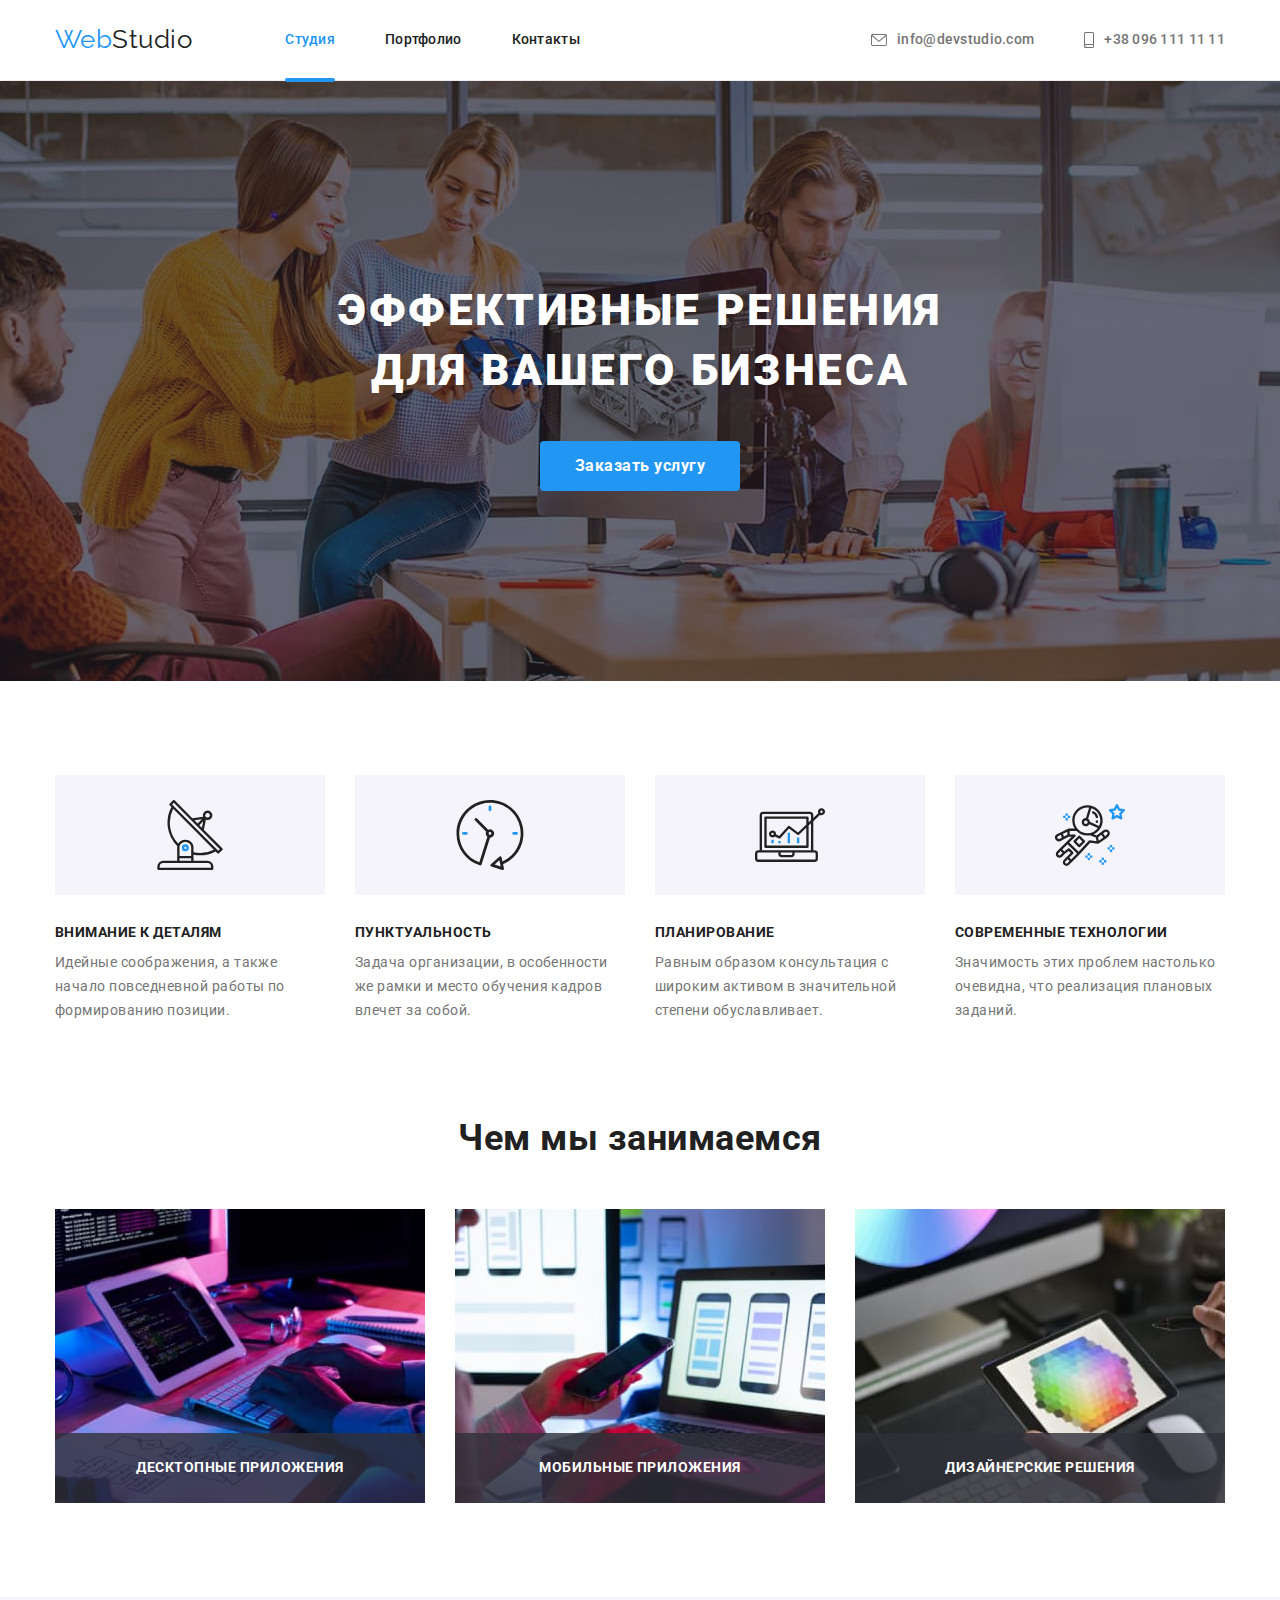
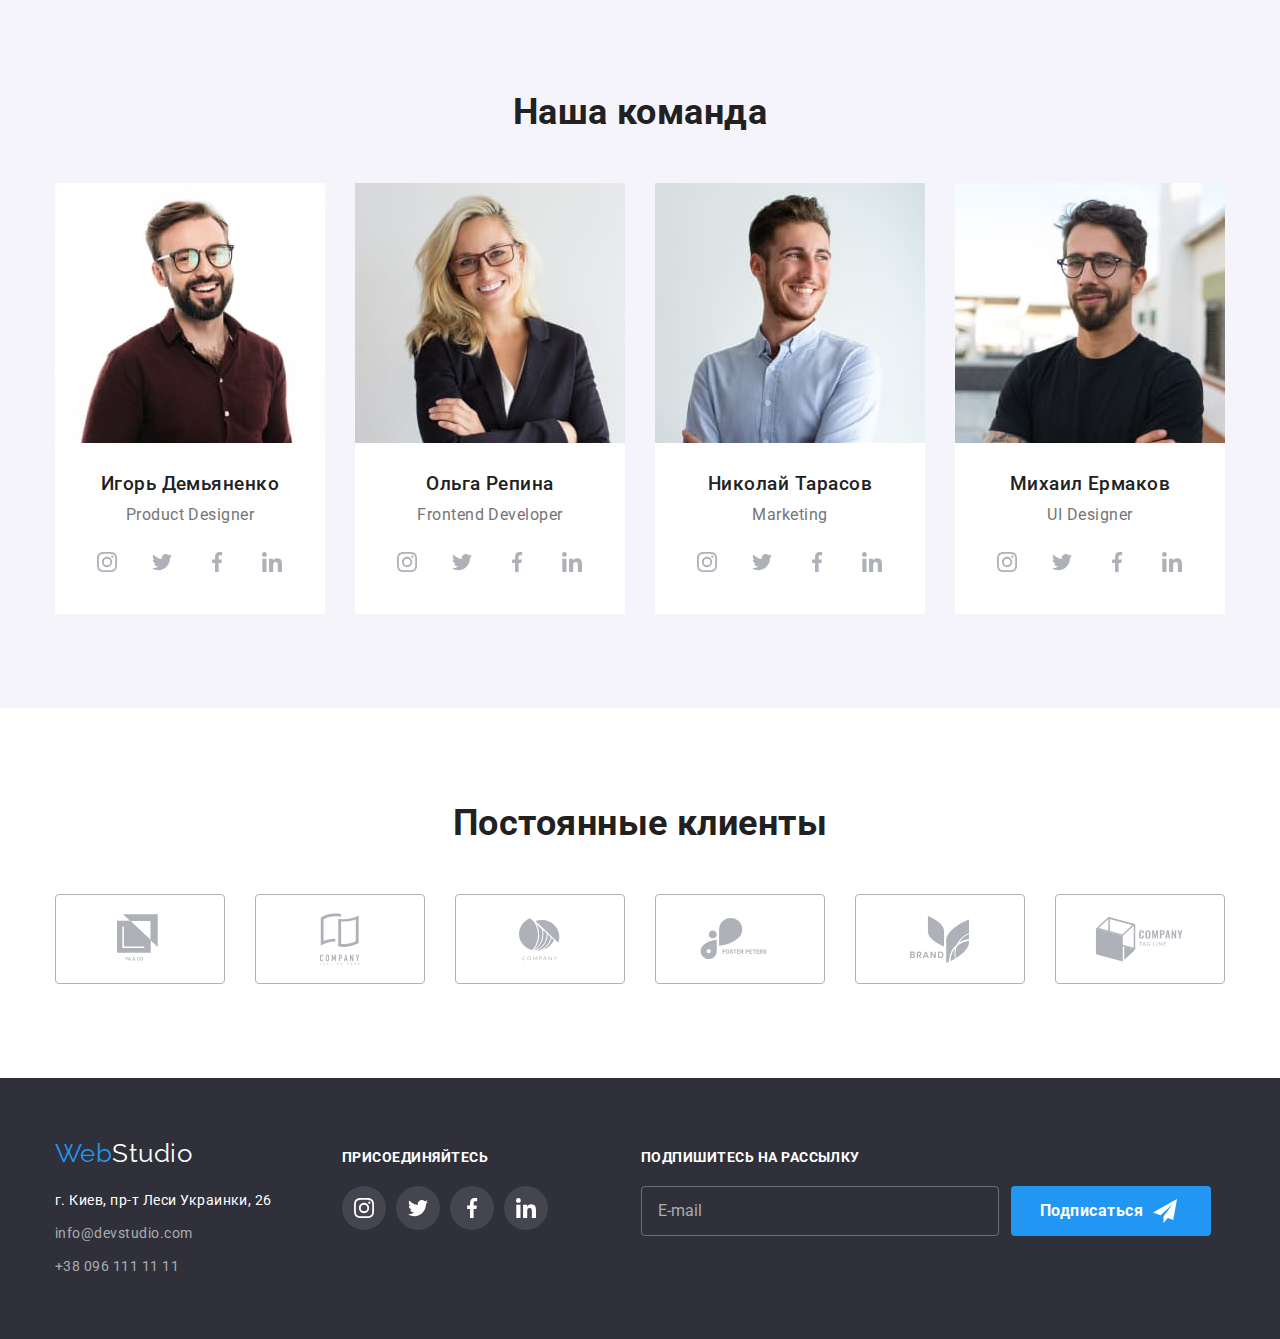
<file: index.html>
<!DOCTYPE html>
<html lang="ru">
<head>
    <meta charset="UTF-8">
    <meta name="viewport" content="width=device-width, initial-scale=1.0">
    <title>WebStudio</title>
    <link rel="preconnect" href="https://fonts.gstatic.com">
    <link href="https://fonts.googleapis.com/css2?family=Raleway:wght@700&family=Roboto:wght@400;500;700;900&display=swap"
        rel="stylesheet">
    <link rel="stylesheet" href="./css/modern-normalize.css">
    <link rel="stylesheet" href="css/styles.css">
</head>
<body>
    <header>
        <div class="container page-header">
            <nav class="nav">
                <a href="./index.html" class="nav-logo"><span class="logo-part">Web</span>Studio</a>
                    <ul class="nav-list">
                        <li class="element-nav"><a href="./index.html" class="nav-items current">Студия</a></li>
                        <li class="element-nav"><a href="./portfolio.html" class="nav-items">Портфолио</a></li>
                        <li class="element-nav"><a href="" class="nav-items">Контакты</a></li>
                    </ul>
            </nav>
                    <ul class="nav-list">
                        <li class="element-nav">
                            <a href="mailto:info@devstudio.com" class="nav-items contacts">
                                <svg class="icon-contacts" width="16" height="12">
                                    <use href="./images/sprite.svg#icon-envelope"></use>
                                </svg>
                                info@devstudio.com
                            </a>
                        </li>
                        <li class="element-nav">
                            <a href="tel:+380961111111" class="nav-items contacts">
                                <svg class="icon-contacts" width="10" height="16">
                                    <use href="./images/sprite.svg#icon-smartphone"></use>
                                </svg>
                                +38 096 111 11 11
                            </a>
                        </li>
                    </ul>
        </div>
    </header>
    <main>
        <section class="hero">
            <div class="page-hero">
                    <h1 class="hero-heading">Эффективные решения для вашего бизнеса</h1>
                    <a href="#" class="btn-button" data-modal-open>Заказать услугу</a>
            </div>
        </section>
        <section class="features">
           <div class="container">
                <h2 class="visually-hidden">Преимущества</h2>
                <ul class="features-list">
                    <li class="features-element">
                        <div class="thumb">
                            <svg width="70" height="70">
                                <use href="./images/sprite.svg#icon-antenna"></use>
                            </svg>
                        </div>
                        <h3 class="features-heading">Внимание к деталям</h3>
                        <p class="features-items">Идейные соображения, а также начало повседневной работы по формированию позиции.</p>
                    </li>
                    <li class="features-element">
                        <div class="thumb">
                            <svg width="70" height="70">
                                <use href="./images/sprite.svg#icon-clock"></use>
                            </svg>
                        </div>
                        <h3 class="features-heading">Пунктуальность</h3>
                        <p class="features-items">Задача организации, в особенности же рамки и место обучения кадров влечет за собой.
                        </p>
                    </li>
                    <li class="features-element">
                        <div class="thumb">
                            <svg width="70" height="70">
                                <use href="./images/sprite.svg#icon-diagram"></use>
                            </svg>
                        </div>
                        <h3 class="features-heading">Планирование</h3>
                        <p class="features-items">Равным образом консультация с широким активом в значительной степени обуславливает.
                        </p>
                    </li>
                    <li class="features-element">
                        <div class="thumb">
                            <svg width="70" height="70">
                                <use href="./images/sprite.svg#icon-astronaut"></use>
                            </svg>
                        </div>
                        <h3 class="features-heading">Современные технологии</h3>
                        <p class="features-items">Значимость этих проблем настолько очевидна, что реализация плановых заданий.</p>
                    </li>
                </ul>
           </div>
        </section>
        <section class="all-section">
            <div class="container">
                <h2 class="works-heading">Чем мы занимаемся</h2>
                <ul class="works-img">
                    <li class="works-item">
                        <div class="works-thumb">
                            <img src="images/main/box1.jpg" alt="рабочий процесс1" width="370" height="294">
                            <div class="works-overlay">
                                <h3 class="works-text">Десктопные приложения</h3>
                            </div>
                        </div>
                    </li>
                    <li class="works-item">
                        <div class="works-thumb">
                            <img src="images/main/box2.jpg" alt="рабочий процесс2" width="370" height="294">
                            <div class="works-overlay">
                                <h3 class="works-text">Мобильные приложения</h3>
                            </div>
                        </div>

                    </li>
                    <li class="works-item">
                        <div class="works-thumb">
                            <img src="images/main/box3.jpg" alt="рабочий процесс3" width="370" height="294">
                            <div class="works-overlay">
                                <h3 class="works-text">Дизайнерские решения</h3>
                            </div>
                        </div>

                    </li>
                </ul>
            </div>
        </section>
        <section class="all-section team">
            <div class="container">
                <h2 class="works-heading">Наша команда</h2>
                <ul class="team-list">
                    <li class="team-element">
                        <img src="images/main/img1.jpg" alt="Игорь Демьяненко" width="270" height="260">
                        <div class="container-team">
                            <h3>Игорь Демьяненко</h3>
                            <p class="team-text">Product Designer</p>
                            <ul class="socials-list">
                                <li class="socials-item">
                                    <a href="#" class="socials-link">
                                            <svg  class="icon-socials">
                                                <use href="./images/sprite.svg#icon-instagram"></use>
                                            </svg>
                                    </a>
                                </li>
                                <li class="socials-item">
                                    <a href="#" class="socials-link">
                                        <svg class="icon-socials">
                                            <use href="./images/sprite.svg#icon-twitter"></use>
                                        </svg>
                                    </a>
                                </li>
                                <li class="socials-item">
                                    <a href="#" class="socials-link">
                                        <svg class="icon-socials">
                                            <use href="./images/sprite.svg#icon-facebook"></use>
                                        </svg>
                                    </a>
                                </li>
                                <li class="socials-item">
                                    <a href="#" class="socials-link">
                                        <svg class="icon-socials">
                                            <use href="./images/sprite.svg#icon-linkedin"></use>
                                        </svg>
                                    </a>
                                </li>
                            </ul>
                        </div>
                    </li>
                    <li class="team-element">
                        <img src="images/main/img2.jpg" alt="Ольга Репина" width="270" height="260">
                        <div class="container-team">
                            <h3>Ольга Репина</h3>
                            <p class="team-text">Frontend Developer</p>
                            <ul class="socials-list">
                                <li class="socials-item">
                                    <a href="#" class="socials-link">
                                            <svg  class="icon-socials">
                                                <use href="./images/sprite.svg#icon-instagram"></use>
                                            </svg>
                                    </a>
                                </li>
                                <li class="socials-item">
                                    <a href="#" class="socials-link">
                                        <svg class="icon-socials">
                                            <use href="./images/sprite.svg#icon-twitter"></use>
                                        </svg>
                                    </a>
                                </li>
                                <li class="socials-item">
                                    <a href="#" class="socials-link">
                                        <svg class="icon-socials">
                                            <use href="./images/sprite.svg#icon-facebook"></use>
                                        </svg>
                                    </a>
                                </li>
                                <li class="socials-item">
                                    <a href="#" class="socials-link">
                                        <svg class="icon-socials">
                                            <use href="./images/sprite.svg#icon-linkedin"></use>
                                        </svg>
                                    </a>
                                </li>
                            </ul>
                        </div>
                    </li>
                    <li class="team-element">
                        <img src="images/main/img3.jpg" alt="Николай Тарасов" width="270" height="260">
                        <div class="container-team">
                            <h3>Николай Тарасов</h3>
                            <p class="team-text">Marketing</p>
                            <ul class="socials-list">
                                <li class="socials-item">
                                    <a href="#" class="socials-link">
                                            <svg  class="icon-socials">
                                                <use href="./images/sprite.svg#icon-instagram"></use>
                                            </svg>
                                    </a>
                                </li>
                                <li class="socials-item">
                                    <a href="#" class="socials-link">
                                        <svg class="icon-socials">
                                            <use href="./images/sprite.svg#icon-twitter"></use>
                                        </svg>
                                    </a>
                                </li>
                                <li class="socials-item">
                                    <a href="#" class="socials-link">
                                        <svg class="icon-socials">
                                            <use href="./images/sprite.svg#icon-facebook"></use>
                                        </svg>
                                    </a>
                                </li>
                                <li class="socials-item">
                                    <a href="#" class="socials-link">
                                        <svg class="icon-socials">
                                            <use href="./images/sprite.svg#icon-linkedin"></use>
                                        </svg>
                                    </a>
                                </li>
                            </ul>
                        </div>
                    </li>
                    <li class="team-element">
                        <img src="images/main/img4.jpg" alt="Михаил Ермаков" width="270" height="260">
                        <div class="container-team">
                            <h3>Михаил Ермаков</h3>
                            <p class="team-text">UI Designer</p>
                            <ul class="socials-list">
                                <li class="socials-item">
                                    <a href="#" class="socials-link">
                                            <svg  class="icon-socials">
                                                <use href="./images/sprite.svg#icon-instagram"></use>
                                            </svg>
                                    </a>
                                </li>
                                <li class="socials-item">
                                    <a href="#" class="socials-link">
                                        <svg class="icon-socials">
                                            <use href="./images/sprite.svg#icon-twitter"></use>
                                        </svg>
                                    </a>
                                </li>
                                <li class="socials-item">
                                    <a href="#" class="socials-link">
                                        <svg class="icon-socials">
                                            <use href="./images/sprite.svg#icon-facebook"></use>
                                        </svg>
                                    </a>
                                </li>
                                <li class="socials-item">
                                    <a href="#" class="socials-link">
                                        <svg class="icon-socials">
                                            <use href="./images/sprite.svg#icon-linkedin"></use>
                                        </svg>
                                    </a>
                                </li>
                            </ul>
                        </div>
                    </li>
                </ul>
            </div>
        </section>
        <section class="all-section">
            <div class="container">
                <h2 class="works-heading">Постоянные клиенты</h2>
                <ul class="clients">
                    <li class="clients-item"> 
                        <a href="#" class="our-clients">
                                <div class="thumb-clients">
                                    <svg class="icon-clients" width="45" height="50">
                                        <use href="./images/sprite.svg#icon-logo-1"></use>
                                    </svg>
                                </div>
                        </a>
                            
                    </li>
                    <li class="clients-item">
                            <a href="#" class="our-clients">
                                <div class="thumb-clients">
                                    <svg class="icon-clients" width="40" height="52">
                                        <use href="./images/sprite.svg#icon-logo-2"></use>
                                    </svg>
                                </div>
                            </a>
                            
                    </li>
                    <li class="clients-item">
                            <a href="#" class="our-clients">
                                <div class="thumb-clients">
                                    <svg class="icon-clients" width="41" height="43">
                                        <use href="./images/sprite.svg#icon-logo-3"></use>
                                    </svg>
                                </div>
                            </a>
                            
                    </li>
                    <li class="clients-item">
                            <a href="#" class="our-clients">
                                <div class="thumb-clients">
                                    <svg class="icon-clients" width="80" height="42">
                                        <use href="./images/sprite.svg#icon-logo-4"></use>
                                    </svg>
                                </div>
                            </a>
                            
                    </li>
                    <li class="clients-item">
                            <a href="#" class="our-clients">
                                <div class="thumb-clients">
                                    <svg class="icon-clients" width="59" height="47">
                                        <use href="./images/sprite.svg#icon-logo-5"></use>
                                    </svg>
                                </div>
                            </a>
                            
                    </li>
                    <li class="clients-item">
                            <a href="#" class="our-clients">
                                <div class="thumb-clients">
                                    <svg class="icon-clients" width="89" height="45">
                                        <use href="./images/sprite.svg#icon-logo-6"></use>
                                    </svg>
                                </div>
                            </a>                            
                    </li>
                </ul>
            </div>
        </section>
    </main>
    <footer class="footer">
            <div class="container all-footer">
                <div class="main-address">
                    <a href="" class="footer-logo"><span class="logo-part">Web</span>Studio</a>
                    <address class="footer-address">
                        <p class="footer-item">г. Киев, пр-т Леси Украинки, 26</p>
                        <ul>
                            <li class="footer-item">
                                <a href="mailto:info@devstudio.com" class="footer-contacts">info@devstudio.com</a>
                            </li>
                            <li class="footer-item">
                                <a href="tel:+380961111111" class="footer-contacts">+38 096 111 11 11</a>
                            </li>
                        </ul>
                    </address>
                </div>
                <div class="add-socials">
                    <h3 class="add-text">присоединяйтесь</h3>
                    <ul class="socials-list">
                        <li class="socials-item">
                            <a href="#" class="add-socials-link">
                                <svg class="icon-socials">
                                    <use href="./images/sprite.svg#icon-instagram"></use>
                                </svg>
                            </a>
                    </li>
                        <li class="socials-item">
                            <a href="#" class="add-socials-link">
                                <svg class="icon-socials">
                                    <use href="./images/sprite.svg#icon-twitter"></use>
                                </svg>
                            </a>
                        </li>
                        <li class="socials-item">
                            <a href="#" class="add-socials-link">
                                <svg class="icon-socials">
                                    <use href="./images/sprite.svg#icon-facebook"></use>
                                </svg>
                            </a>
                        </li>
                        <li class="socials-item">
                            <a href="#" class="add-socials-link">
                                <svg class="icon-socials">
                                    <use href="./images/sprite.svg#icon-linkedin"></use>
                                </svg>
                            </a>
                        </li>
                    </ul>
                </div>
                <div role="group" class="group">
                    <form class="form-subscribe">
                        <div class="form-field">
                            <label for="subscribe" class="add-text">Подпишитесь на рассылку</label>
                            <input type="text" class="form-input" name="subscribe" id="subscribe" placeholder="E-mail">
                        </div>
                        <button type="submit" class="btn-subscribe">Подписаться
                            <svg class="icon-subscribe" width="24" height="24">
                                <use href="./images/icons.svg#icon-send"></use>
                            </svg>
                        </button>
                    </form>
                </div>
            </div>           
    </footer>
    <div class="backdrop is-hidden" data-modal>
        <div class="modal">
            <form class="form-modal">
                <h3 class="form-heading">Оставьте свои данные, мы вам перезвоним</h3>
                <div class="form-group">
                    <label for="username" class="form-modal contacts">Имя</label>
                        <div class="modal-icon">
                            <input type="text" class="modal-input" name="username" id="username" placeholder=" ">
                            <svg class="form-icon" width="12" height="12">
                                <use href="./images/icons.svg#icon-person"></use>
                            </svg>
                        </div>                   
                </div>

                <div class="form-group">
                    <label for="tel" class="form-modal contacts">Телефон</label>
                    <div class="modal-icon">
                        <input type="tel" class="modal-input" name="tel" id="tel" placeholder=" ">
                        <svg class="form-icon" width="13" height="13">
                            <use href="./images/icons.svg#icon-phone"></use>
                        </svg>
                    </div>
                </div>
                
                <div class="form-group">
                    <label for="email" class="form-modal contacts">Почта</label>
                    <div class="modal-icon">
                        <input type="email" class="modal-input" name="email" id="email" placeholder=" ">
                        <svg class="form-icon" width="15" height="12">
                            <use href="./images/icons.svg#icon-email"></use>
                        </svg>
                    </div>
                </div>
                
                <div class="form-group commentary">
                    <label for="comment" class="form-modal contacts">Комментарий</label>
                        <textarea name="comment" class="modal-input-textarea" rows="6" id="comment" placeholder="Введите текст"></textarea>
                </div>
                
                <label class="checkbox-field">
                    <input type="checkbox" class="checkbox" name="checkbox" value="agree">
                    <svg class="check-icon" width="16" height="15">
                        <use href="./images/icons.svg#icon-check"></use>
                    </svg>
                    <span class="checkbox-agree">Соглашаюсь с рассылкой и принимаю <a href="#" class="checkbox-terms">Условия договора</a></span>  
                </label>
                <button type="submit" class="btn-modal">Отправить
                </button>
            </form>
            <button class="modal-close" data-modal-close>
                <svg width="11" height="11">
                    <use href="./images/sprite.svg#modal-close"></use>
                </svg>
            </button>
        </div>
    </div>
    <script src="./js/modal.js"></script>
</body>
</html>
</file>
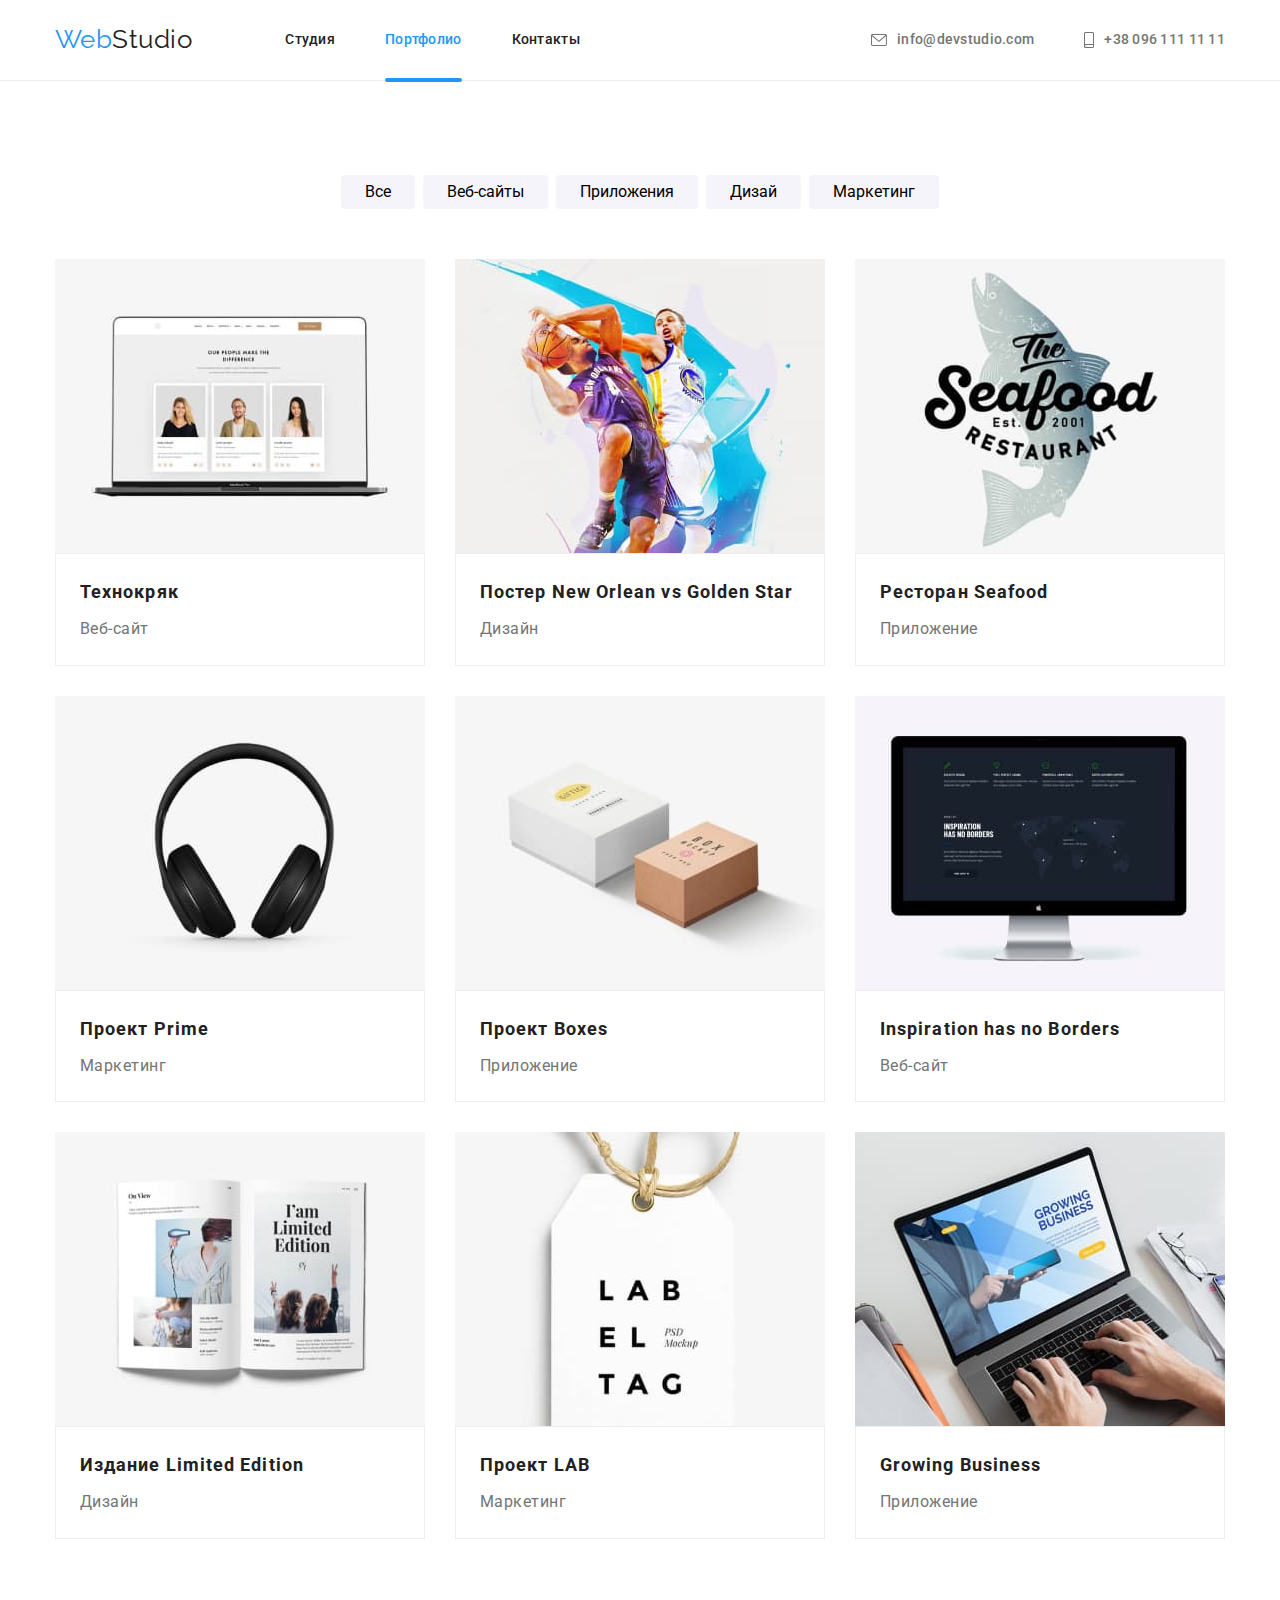
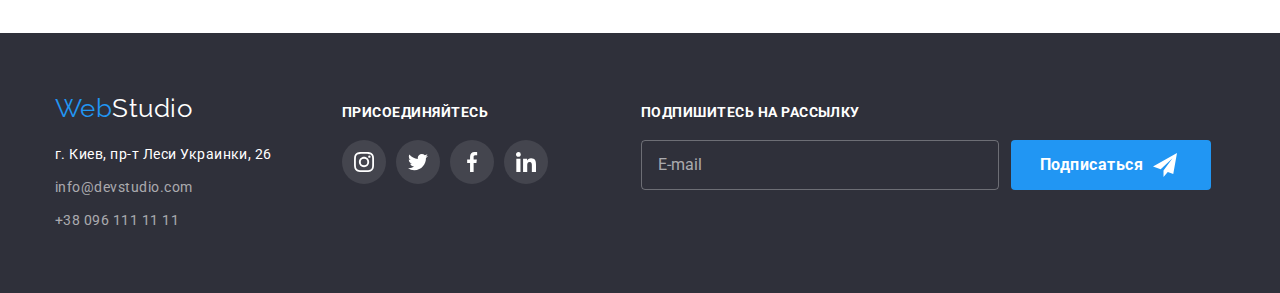
<file: portfolio.html>
<!DOCTYPE html>
<html lang="ru">
<head>
    <meta charset="UTF-8">
    <meta name="viewport" content="width=device-width, initial-scale=1.0">
    <title>WebStudio</title>
    <link rel="preconnect" href="https://fonts.gstatic.com">
    <link
        href="https://fonts.googleapis.com/css2?family=Raleway:wght@700&family=Roboto:wght@400;500;700;900&display=swap"
        rel="stylesheet">
    <link rel="stylesheet" href="./css/modern-normalize.css">
    <link rel="stylesheet" href="css/styles.css">
</head>
<body>
    <header>
        <div class="container page-header">
            <nav class="nav">
                <a href="./index.html" class="nav-logo"><span class="logo-part">Web</span>Studio</a>
                <ul class="nav-list">
                    <li class="element-nav"><a href="./index.html" class="nav-items">Студия</a></li>
                    <li class="element-nav"><a href="./portfolio.html" class="nav-items current">Портфолио</a></li>
                    <li class="element-nav"><a href="" class="nav-items">Контакты</a></li>
                </ul>
            </nav>
            <ul class="nav-list">
                <li class="element-nav">
                    <a href="mailto:info@devstudio.com" class="nav-items contacts">
                        <svg class="icon-contacts" width="16" height="12">
                            <use href="./images/sprite.svg#icon-envelope"></use>
                        </svg>
                        info@devstudio.com
                    </a>
                </li>
                <li class="element-nav">
                    <a href="tel:+380961111111" class="nav-items contacts">
                        <svg class="icon-contacts" width="10" height="16">
                            <use href="./images/sprite.svg#icon-smartphone"></use>
                        </svg>
                        +38 096 111 11 11
                    </a>
                </li>
            </ul>
        </div>
    </header>
    <main>
        <section class="all-section">
            <!--Кнопки-->
            <div class="container">
                <h1 class="visually-hidden">Примеры работ</h1>
                <ul class="btn">
                    <li class="btn-item">
                        <button type="button" class="button">Все</button>
                    </li>
                    <li class="btn-item">
                        <button type="button" class="button">Веб-сайты</button>
                    </li>
                    <li class="btn-item">
                        <button type="button" class="button">Приложения</button>
                    </li>
                    <li class="btn-item">
                        <button type="button" class="button">Дизай</button>
                    </li>
                    <li class="btn-item">
                        <button type="button" class="button">Маркетинг</button>
                    </li>
                </ul>

            <!--Примеры работ-->
                <ul class="examples">
                    <li class="item">
                        <a href="">
                                <div class="examples-thumb">
                                    <img src="./images/portfolio/img1.jpg" alt="Технокряк" width="370">
                                    <div class="examples-overlay">
                                        <p class="overlay-text">Технокряк это современная площадка распространения коронавируса. Компании используют эту платформу для цифрового
                                            шпионажа и атак на защищённые сервера конкурентов.</p>
                                    </div>
                                </div>
                            <div class="examples-content">
                                <h2 class="examples-heading">Технокряк</h2>
                                <p class="examples-text">Веб-сайт</p>
                            </div>
                        </a>
                    </li>
                    <li class="item">
                        <a href="">
                            <div class="examples-thumb">
                                <img src="./images/portfolio/img2.jpg" alt="Постер New Orlean vs Golden Star" width="370">
                                <div class="examples-overlay">
                                        <p class="overlay-text">Технокряк это современная площадка распространения коронавируса. Компании используют эту платформу для цифрового
                                            шпионажа и атак на защищённые сервера конкурентов.</p>
                                    </div>
                            </div>
                                
                            <div class="examples-content">
                                <h2 class="examples-heading">Постер New Orlean vs Golden Star</h2>
                                <p class="examples-text">Дизайн</p>
                            </div>
                        </a>
                    </li>
                    <li class="item">
                        <a href="">
                            <div class="examples-thumb">
                                <img src="./images/portfolio/img3.jpg" alt="Ресторан Seafood" width="370">
                                <div class="examples-overlay">
                                        <p class="overlay-text">Технокряк это современная площадка распространения коронавируса. Компании используют эту платформу для цифрового
                                            шпионажа и атак на защищённые сервера конкурентов.</p>
                                    </div>
                            </div>
                                
                            <div class="examples-content">
                                <h2 class="examples-heading">Ресторан Seafood</h2>
                                <p class="examples-text">Приложение</p>
                            </div>
                        </a>
                    </li>
                    <li class="item">
                        <a href="">
                            <div class="examples-thumb">
                                <img src="./images/portfolio/img4.jpg" alt="Проект Prime" width="370">
                                <div class="examples-overlay">
                                        <p class="overlay-text">Технокряк это современная площадка распространения коронавируса. Компании используют эту платформу для цифрового
                                            шпионажа и атак на защищённые сервера конкурентов.</p>
                                    </div>
                            </div>
                                
                            <div class="examples-content">
                                <h2 class="examples-heading">Проект Prime</h2>
                                <p class="examples-text">Маркетинг</p>
                            </div>
                        </a>
                    </li>
                    <li class="item">
                        <a href="">
                            <div class="examples-thumb">
                                <img src="./images/portfolio/img5.jpg" alt="Проект Boxes" width="370">
                                <div class="examples-overlay">
                                        <p class="overlay-text">Технокряк это современная площадка распространения коронавируса. Компании используют эту платформу для цифрового
                                            шпионажа и атак на защищённые сервера конкурентов.</p>
                                    </div>
                            </div>
                                
                            <div class="examples-content">
                                <h2 class="examples-heading">Проект Boxes</h2>
                                <p class="examples-text">Приложение</p>
                            </div>
                        </a>
                    </li>
                    <li class="item">
                        <a href="">
                            <div class="examples-thumb">
                                <img src="./images/portfolio/img6.jpg" alt="Inspiration has no Borders" width="370">
                                <div class="examples-overlay">
                                        <p class="overlay-text">Технокряк это современная площадка распространения коронавируса. Компании используют эту платформу для цифрового
                                            шпионажа и атак на защищённые сервера конкурентов.</p>
                                    </div>
                            </div>
                            <div class="examples-content">
                                <h2 class="examples-heading">Inspiration has no Borders</h2>
                                <p class="examples-text">Веб-сайт</p>
                            </div>
                        </a>
                    </li>
                    <li class="item">
                        <a href="">
                            <div class="examples-thumb">
                                <img src="./images/portfolio/img7.jpg" alt="Издание Limited Edition" width="370">
                                <div class="examples-overlay">
                                        <p class="overlay-text">Технокряк это современная площадка распространения коронавируса. Компании используют эту платформу для цифрового
                                            шпионажа и атак на защищённые сервера конкурентов.</p>
                                    </div>
                            </div>
                            <div class="examples-content">
                                <h2 class="examples-heading">Издание Limited Edition</h2>
                                <p class="examples-text">Дизайн</p>
                            </div>
                        </a>
                    </li>
                    <li class="item">
                        <a href="">
                            <div class="examples-thumb">
                                <img src="./images/portfolio/img8.jpg" alt="Проект LAB" width="370">
                                <div class="examples-overlay">
                                        <p class="overlay-text">Технокряк это современная площадка распространения коронавируса. Компании используют эту платформу для цифрового
                                            шпионажа и атак на защищённые сервера конкурентов.</p>
                                    </div>
                            </div>
                            <div class="examples-content">
                                <h2 class="examples-heading">Проект LAB</h2>
                                <p class="examples-text">Маркетинг</p>
                            </div>
                        </a>
                    </li>
                    <li class="item">
                        <a href="">
                            <div class="examples-thumb">
                                <img src="./images/portfolio/img9.jpg" alt="Growing Business" width="370">
                                <div class="examples-overlay">
                                        <p class="overlay-text">Технокряк это современная площадка распространения коронавируса. Компании используют эту платформу для цифрового
                                            шпионажа и атак на защищённые сервера конкурентов.</p>
                                    </div>
                            </div>
                            <div class="examples-content">
                                <h2 class="examples-heading">Growing Business</h2>
                                <p class="examples-text">Приложение</p>
                            </div>
                        </a>
                    </li>
                </ul>
            </div>
        </section>
    </main>
    <footer class="footer">
        <div class="container all-footer">
            <div class="main-address">
                <a href="" class="footer-logo"><span class="logo-part">Web</span>Studio</a>
                <address class="footer-address">
                    <p class="footer-item">г. Киев, пр-т Леси Украинки, 26</p>
                    <ul>
                        <li class="footer-item">
                            <a href="mailto:info@devstudio.com" class="footer-contacts">info@devstudio.com</a>
                        </li>
                        <li class="footer-item">
                            <a href="tel:+380961111111" class="footer-contacts">+38 096 111 11 11</a>
                        </li>
                    </ul>
                </address>
            </div>
            <div class="add-socials">
                <h3 class="add-text">присоединяйтесь</h3>
                <ul class="socials-list">
                    <li class="socials-item">
                        <a href="#" class="add-socials-link">
                            <svg class="icon-socials">
                                <use href="./images/sprite.svg#icon-instagram"></use>
                            </svg>
                        </a>
                    </li>
                    <li class="socials-item">
                        <a href="#" class="add-socials-link">
                            <svg class="icon-socials">
                                <use href="./images/sprite.svg#icon-twitter"></use>
                            </svg>
                        </a>
                    </li>
                    <li class="socials-item">
                        <a href="#" class="add-socials-link">
                            <svg class="icon-socials">
                                <use href="./images/sprite.svg#icon-facebook"></use>
                            </svg>
                        </a>
                    </li>
                    <li class="socials-item">
                        <a href="#" class="add-socials-link">
                            <svg class="icon-socials">
                                <use href="./images/sprite.svg#icon-linkedin"></use>
                            </svg>
                        </a>
                    </li>
                </ul>
            </div>
            <div role="group" class="group">
                <form class="form-subscribe">
                    <div class="form-field">
                        <label for="subscribe" class="add-text">Подпишитесь на рассылку</label>
                        <input type="text" class="form-input" name="subscribe" id="subscribe" placeholder="E-mail">
                    </div>
                    <button type="submit" class="btn-subscribe">Подписаться
                        <svg class="icon-subscribe" width="24" height="24">
                            <use href="./images/icons.svg#icon-send"></use>
                        </svg>
                    </button>
                </form>
            </div>
        </div>
    </footer>
</body>
</html>
</file>
<file: css/styles.css>
:root {
  --primary-text-color: rgb(33, 33, 33);
  --logo-text-color: rgb(33, 150, 243);
  --secondary-text-color: rgb(0, 0, 0);
  --paragraph-text-color: rgb(117, 117, 117);
  --white-text-color: rgb(255, 255, 255);
  --white-text-color-op: rgba(255, 255, 255, 0.6);
  --gray-button-portfolio: rgb(245, 244, 250);
  --hero-footer-main-page: rgb(47, 48, 58);
  --icon-color-gray: rgb(175, 177, 184);
  --examples-gap: 30px;
  --transition-duration: 250ms;
  --transition-timing-function: cubic-bezier(0.4, 0, 0.2, 1);
}

body {
  color: var(--primary-text-color);
  background-color: var(--white-text-color);

  font-family: Roboto, sans-serif;
  letter-spacing: 0.03em;
}

a {
  text-decoration: none;
}

ul {
  list-style: none;
  margin: 0;
  padding: 0;
}

h1,
h2,
h3,
h4,
h5,
h6,
p {
  margin: 0;
}

img {
  display: block;
  max-width: 100%;
}

/* CONTAINER */
.container {
  max-width: 1200px;
  margin: 0 auto;
  padding: 0 15px;
}

.all-section {
  padding-top: 94px;
  padding-bottom: 94px;
}

/* HEADER */
header {
  border-bottom: 1px solid #ececec;
}

.page-header {
  display: flex;
  align-items: center;
  justify-content: space-between;
}

.nav {
  display: flex;
}

/* Оформление логотипа в шапке */
.nav-logo {
  padding-top: 24px;
  padding-bottom: 25px;
  margin-right: 93px;

  color: var(--primary-text-color);
  font-family: Raleway, sans-serif;

  font-size: 26px;
  line-height: 1.19;

  outline: none;
}

.logo-part {
  color: var(--logo-text-color);
}

/* Оформление ссылок навигации */
.nav-list {
  display: flex;
}

.element-nav:not(:last-child) {
  margin-right: 50px;
}

.nav-items {
  position: relative;
  display: flex;
  align-items: center;
  padding-top: 32px;
  padding-bottom: 32px;

  color: var(--primary-text-color);

  font-weight: 500;
  font-size: 14px;
  line-height: 1.14;
  letter-spacing: 0.02em;

  transition: color var(--transition-duration) var(--transition-timing-function);
}

.nav-items:hover,
.nav-items:focus {
  color: var(--logo-text-color);
  outline: none;
}

.nav-items.current {
  color: var(--logo-text-color);
}

.nav-items.current::after {
  content: '';
  position: absolute;
  display: block;
  width: 100%;
  height: 4px;
  background-color: var(--logo-text-color);
  border-radius: 2px;
  left: 0;
  bottom: -2px;
}

/* Контакты в шапке */
.contacts {
  color: var(--paragraph-text-color);

  transition: color var(--transition-duration) var(--transition-timing-function);
}

.contacts:hover,
.contacts:focus {
  color: var(--logo-text-color);
}

.icon-contacts {
  margin-right: 10px;
  fill: currentColor;

  transition: fill var(--transition-duration) var(--transition-timing-function);
}

.icon-contacts:hover,
.icon-contacts:focus {
  fill: currentColor;
}

/* Оформление героя */
.hero {
  max-width: 1600px;
  height: 600px;
  margin: 0 auto;
  background-image: linear-gradient(
      to right,
      rgba(47, 48, 58, 0.4),
      rgba(47, 48, 58, 0.4)
    ),
    url(../images/main/hero-img.jpg);
  background-repeat: no-repeat;
  background-position: center;
  background-size: cover;
  padding-top: 200px;
  padding-bottom: 200px;
  text-align: center;

  background-color: var(--hero-footer-main-page);
}

.page-hero {
  display: block;
  max-width: 700px;
  margin: 0 auto;
}

.hero-heading {
  margin-bottom: 40px;

  color: var(--white-text-color);

  font-weight: 900;
  font-size: 44px;
  line-height: 1.36;
  letter-spacing: 0.06em;
  text-transform: uppercase;
}

/* Оформление кнопки */
.btn-button {
  display: block;
  width: 200px;
  padding: 10px 32px;
  margin: 0 auto;

  color: var(--white-text-color);
  background-color: var(--logo-text-color);

  font-weight: 700;
  font-size: 16px;
  line-height: 1.9;
  letter-spacing: 0.03em;
  border-radius: 4px;
  cursor: pointer;

  transition: color var(--transition-duration) var(--transition-timing-function);
}

.btn-button:hover,
.btn-button:focus {
  color: var(--white-text-color-op);
}

/* Модальное окно */
.backdrop.is-hidden {
  visibility: hidden;
  opacity: 0;
  pointer-events: none;
}

.backdrop {
  position: fixed;
  top: 0;
  left: 0;
  width: 100%;
  height: 100%;
  background-color: rgba(0, 0, 0, 0.2);
  opacity: 1;
  visibility: visible;
  transition: opacity var(--transition-duration)
      var(--transition-timing-function),
    visibility var(--transition-duration) var(--transition-timing-function);
}

.modal {
  position: absolute;
  top: 50%;
  left: 50%;
  transform: translate(-50%, -50%);
  padding: 40px;
  background-color: var(--white-text-color);
  max-width: 528px;
  max-height: 581px;
}

.modal-close {
  position: absolute;
  top: 8px;
  right: 8px;
  display: flex;
  align-items: center;
  justify-content: center;
  width: 30px;
  height: 30px;
  background-color: var(--white-text-color);
  border: 1px solid rgba(0, 0, 0, 0.1);
  border-radius: 50%;
  outline: none;

  transition: fill var(--transition-duration) var(--transition-timing-function);
}

.modal-close:hover,
.modal-close:focus {
  fill: var(--logo-text-color);
}

/*  Форма модального окна */

.form-modal {
  width: 100%;
}

.form-heading {
  font-size: 20px;
  text-align: center;
  margin-bottom: 12px;
}

.form-group {
  position: relative;
  margin-right: 0;
  margin-bottom: 10px;
}

.form-modal .contacts {
  display: block;
  color: var(--paragraph-text-color);

  font-size: 12px;
  line-height: 1.17;
  letter-spacing: 0.01em;
  margin-bottom: 4px;
}

.modal-icon {
  position: relative;

  transition: fill var(--transition-duration) var(--transition-timing-function);
}

.modal-icon:focus-within {
  fill: var(--logo-text-color);
}

.modal-input {
  padding: 10px 15px;
  width: 100%;
  border: 1px solid rgba(33, 33, 33, 0.2);
  border-radius: 4px;
  padding-left: 42px;

  transition: border var(--transition-duration)
    var(--transition-timing-function);
}

.modal-input:focus {
  border: 1px solid var(--logo-text-color);
  outline: none;
}

.form-icon {
  position: absolute;
  top: 50%;
  left: 15px;
  transform: translatey(-50%);
}

.form-group .commentary {
  margin-bottom: 20px;
}

.modal-input-textarea {
  width: 100%;
  border: 1px solid rgba(33, 33, 33, 0.2);
  border-radius: 4px;
  padding: 12px 16px;
  resize: none;

  transition: border var(--transition-duration)
    var(--transition-timing-function);
}

.modal-input-textarea:focus {
  border: 1px solid var(--logo-text-color);
  outline: none;
}

.form-field::placeholder {
  font-family: inherit;
  color: rgba(117, 117, 117, 0.5);
  font-size: 16px;
  line-height: 1.25;
}

.checkbox-field {
  display: flex;
  align-items: center;
  margin-bottom: 30px;
}

.checkbox-agree {
  color: #757575;

  font-size: 14px;
  line-height: 1.714;
  letter-spacing: 0.03em;
}

.checkbox-terms {
  display: inline-block;
  text-decoration: underline;
  color: var(--logo-text-color);
  letter-spacing: 0.03em;
}

.checkbox {
  position: absolute;
  width: 1px;
  height: 1px;
  margin: -1px;
  border: 0;
  padding: 0;
  white-space: nowrap;
  clip-path: inset(100%);
  clip: rect(0 0 0 0);
  overflow: hidden;
}

.check-icon {
  border: 2px solid var(--primary-text-color);
  border-radius: 2px;
  cursor: pointer;
  margin-right: 8px;
}

.check-icon use {
  opacity: 0;
}

.checkbox:checked + .check-icon {
  border: none;
}

.checkbox:checked + .check-icon use {
  opacity: 1;
}

.btn-modal {
  display: flex;
  align-items: center;
  margin: 0 auto;
  padding: 10px 55px;
  border: 0;
  border-radius: 4px;
  width: 200px;
  height: 50px;

  background-color: var(--logo-text-color);
  color: var(--white-text-color);

  font-weight: 700;
  font-size: 16px;
  line-height: 1.875;
  letter-spacing: 0.06em;
  cursor: pointer;

  transition: color var(--transition-duration) var(--transition-timing-function);
}

.btn-modal:hover,
.btn-modal:focus {
  color: var(--white-text-color-op);
}

/* Преимушества */
.features {
  padding-top: 94px;
}

.visually-hidden {
  position: absolute;
  width: 1px;
  height: 1px;
  margin: -1px;
  border: 0;
  padding: 0;
  white-space: nowrap;
  clip-path: inset(100%);
  clip: rect(0 0 0 0);
  overflow: hidden;
}

.features-list {
  display: flex;
}

.features-element {
  flex-basis: calc(100% / 4 - 30px);
}

.features-heading {
  margin-bottom: 10px;
  font-size: 14px;
  line-height: 1.14;
  text-transform: uppercase;
}

.features-items {
  display: flex;
  width: 270px;
  color: var(--paragraph-text-color);
  font-size: 14px;
  line-height: 1.71;
}

.works-item:not(:last-child),
.team-element:not(:last-child) {
  margin-right: 30px;
}

.thumb {
  display: flex;
  justify-content: center;
  align-items: center;
  width: 270px;
  height: 120px;
  margin-right: 30px;
  margin-bottom: 30px;
  background-color: var(--gray-button-portfolio);
}

/* Чем мы занимаемся */

.works-heading {
  margin-bottom: 50px;

  font-weight: 700;
  font-size: 36px;
  line-height: 1.17;
  text-align: center;
}

.works-thumb {
  position: relative;
}

.works-thumb::before {
  display: inline-block;
  position: absolute;
  content: '';
  width: 370px;
  height: 70px;
  bottom: 0;
  background-color: rgba(47, 48, 58, 0.8);
}

.works-overlay {
  display: flex;
  position: absolute;
  width: 370px;
  height: 70px;
  bottom: 0;
  align-items: center;
  justify-content: center;
}

.works-text {
  color: var(--white-text-color);

  font-size: 14px;
  line-height: 1.14;
  text-transform: uppercase;
}

.works-img,
.works-item,
.team-list {
  display: flex;
}

/* Team */

.team {
  background-color: var(--gray-button-portfolio);
}

.team-element {
  width: 270px;
  text-align: center;
  background-color: var(--white-text-color);
}

.team h3 {
  margin-bottom: 10px;
  font-weight: 500;
}

.container-team {
  padding: 30px 30px;

  font-size: 16px;
  line-height: 1.19;
}

.team-text {
  color: var(--paragraph-text-color);
  margin-bottom: 16px;
}

.socials-list {
  display: flex;
  margin-right: -10px;
}

.socials-item {
  flex-basis: calc(100% / 4 - 10px);
  margin-right: 10px;
}

.socials-link {
  display: flex;
  justify-content: center;
  align-items: center;
  width: 44px;
  height: 44px;
  background-color: var(--white-text-color);
  fill: var(--icon-color-gray);
  border-radius: 50%;

  transition: background-color var(--transition-duration)
      var(--transition-timing-function),
    fill var(--transition-duration) var(--transition-timing-function);
}

.socials-link:hover,
.socials-link:focus {
  fill: var(--white-text-color);
  background-color: var(--logo-text-color);
  outline: none;
}

.icon-socials {
  width: 20px;
  height: 20px;
}

/* Наши клиенты */
.clients {
  display: flex;
  margin-right: calc(-1 * var(--examples-gap));
}

.clients-item {
  flex-basis: calc(100% / 6 - var(--examples-gap));
  margin-right: var(--examples-gap);
}

.our-clients {
  display: block;
}

.thumb-clients {
  display: flex;
  justify-content: center;
  align-items: center;
  height: 90px;
  color: var(--icon-color-gray);
  border: 1px solid rgb(175, 177, 184);
  border-radius: 4px;

  transition: color var(--transition-duration) var(--transition-timing-function),
    border var(--transition-duration) var(--transition-timing-function);
}

.icon-clients {
  fill: currentColor;
}

.thumb-clients:hover,
.thumb-clients:focus {
  color: var(--logo-text-color);
  border: 1px solid var(--logo-text-color);
  outline: none;
}

/* Оформление футера */
.footer {
  padding-top: 60px;
  padding-bottom: 60px;

  background-color: var(--hero-footer-main-page);
}

.all-footer {
  display: flex;
  align-items: baseline;
}

.main-address {
  margin-right: 70px;
}

.footer-logo {
  display: block;
  margin-bottom: 20px;

  font-family: Raleway, sans-serif;

  color: var(--white-text-color);
  font-size: 26px;
  line-height: 1.19;
}

.footer-address {
  color: var(--white-text-color);

  font-size: 14px;
  line-height: 1.71;
}

.footer-item:first-child {
  margin-bottom: 9px;
}

.footer-address .footer-contacts {
  display: block;

  color: var(--white-text-color-op);
  font-style: normal;
}

.add-socials {
  margin-right: 93px;
}

.add-text {
  display: inline-block;
  color: var(--white-text-color);
  font-weight: 700;

  margin-bottom: 20px;
  font-size: 14px;
  line-height: 1.17;
  text-transform: uppercase;
}

.add-socials-link {
  display: flex;
  justify-content: center;
  align-items: center;
  width: 44px;
  height: 44px;
  background-color: rgba(255, 255, 255, 0.1);
  fill: var(--white-text-color);
  border-radius: 50%;

  transition: background-color var(--transition-duration)
      var(--transition-timing-function),
    fill var(--transition-duration) var(--transition-timing-function);
}

.add-socials-link:hover,
.add-socials-link:focus {
  background-color: var(--logo-text-color);
  outline: none;
}

/* Форма подписки */

.form-subscribe {
  display: flex;
  align-items: flex-end;
}

.form-field {
  display: flex;
  flex-direction: column;
  margin-right: 12px;
}

.form-input {
  display: block;
  width: 358px;
  height: 50px;
  padding: 15px 16px;
  background-color: inherit;
  border: 1px solid rgba(255, 255, 255, 0.3);
  border-radius: 4px;

  color: var(--white-text-color);

  transition: border var(--transition-duration)
    var(--transition-timing-function);
}

.form-input:focus {
  outline: none;
  border: 1px solid var(--logo-text-color);
}

.form-input::placeholder {
  font-family: inherit;
  color: var(--white-text-color-op);
  font-size: 16px;
  line-height: 1.25;
}

.btn-subscribe {
  display: flex;
  align-items: center;
  border: 0;
  border-radius: 4px;
  padding: 10px 8px 10px 29px;
  width: 200px;
  height: 50px;

  background-color: var(--logo-text-color);
  color: var(--white-text-color);

  font-weight: 700;
  font-size: 16px;
  line-height: 1.875;
  letter-spacing: 0.03em;
  cursor: pointer;

  transition: color var(--transition-duration) var(--transition-timing-function);
}

.btn-subscribe:hover,
.btn-subscribe:focus {
  color: var(--white-text-color-op);
}

.icon-subscribe {
  margin-left: 10px;
}

/* Оформиление портфолио  */

.examples {
  display: flex;
  flex-wrap: wrap;
  margin-right: calc(-1 * var(--examples-gap));
  margin-bottom: calc(-1 * var(--examples-gap));
}

.examples > .item {
  flex-basis: calc(100% / 3 - var(--examples-gap));
  margin-right: var(--examples-gap);
  margin-bottom: var(--examples-gap);
  box-shadow: none;

  transition: box-shadow var(--transition-duration)
    var(--transition-timing-function);
}

.examples > .item:hover,
.examples > .item:focus {
  box-shadow: 0px 1px 1px rgba(0, 0, 0, 0.12), 0px 4px 4px rgba(0, 0, 0, 0.06),
    1px 4px 6px rgba(0, 0, 0, 0.16);
}

.examples-content {
  padding: 20px 24px;
  border: 1px solid #eeeeee;
  box-shadow: 0px 4px 4px 0px 0, 0, 0, 0, 25;
}

.examples-heading {
  margin-bottom: 4px;

  color: var(--primary-text-color);

  font-weight: 700;
  font-size: 18px;
  line-height: 2;

  letter-spacing: 0.06em;
}

.examples-text {
  color: var(--paragraph-text-color);

  font-size: 16px;
  line-height: 1.9;
}

.examples-thumb {
  position: relative;
  overflow: hidden;
}

.examples-overlay {
  position: absolute;
  display: flex;
  width: 100%;
  height: 100%;
  bottom: 0;
  align-items: center;
  justify-content: center;
  padding: 63px 24px;
  background-color: rgba(33, 150, 243, 0.9);
  transform: translatey(
    101%
  ); /* 101% - чтоб не было синей полоски между оверлеем и картинкой */
  transition: transform var(--transition-duration)
    var(--transition-timing-function);
}

.item:hover .examples-overlay {
  transform: translatey(0);
}

.overlay-text {
  color: var(--white-text-color);

  font-size: 18px;
  line-height: 1.55;
}

/* Оформиление кнопок в портфолио */

.btn {
  display: flex;
  justify-content: center;
  margin-bottom: 50px;
}

.btn-item:not(:last-child) {
  margin-right: 8px;
}

.btn .button {
  padding: 6px 22px;

  background-color: var(--gray-button-portfolio);
  border-color: transparent;
  border-radius: 4px;
  box-shadow: none;

  transition: color var(--transition-duration) var(--transition-timing-function),
    background-color var(--transition-duration)
      var(--transition-timing-function),
    box-shadow var(--transition-duration) var(--transition-timing-function);
}

.btn .button:hover,
.btn .button:focus {
  color: var(--white-text-color);
  background-color: var(--logo-text-color);
  box-shadow: 0px 3px 1px rgba(0, 0, 0, 0.1), 0px 1px 2px rgba(0, 0, 0, 0.08),
    0px 2px 2px rgba(0, 0, 0, 0.12);
}
</file>
